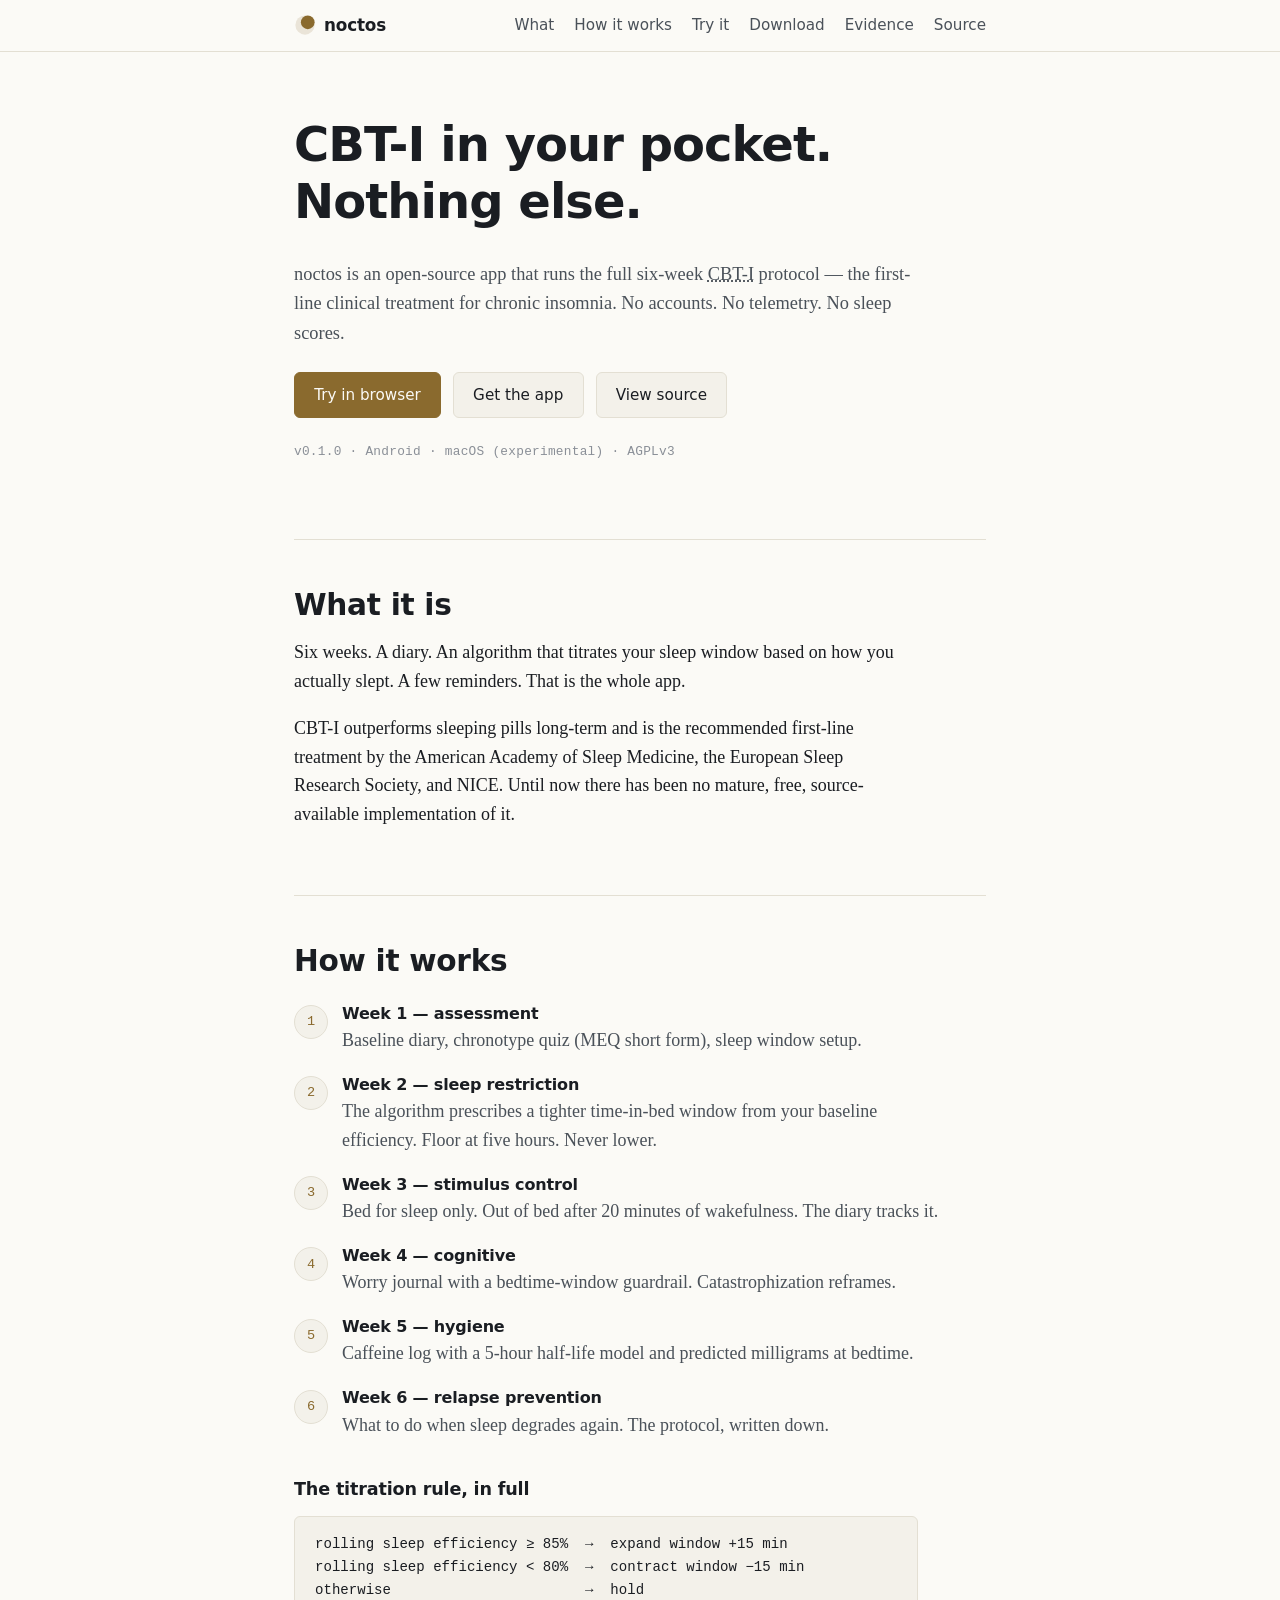
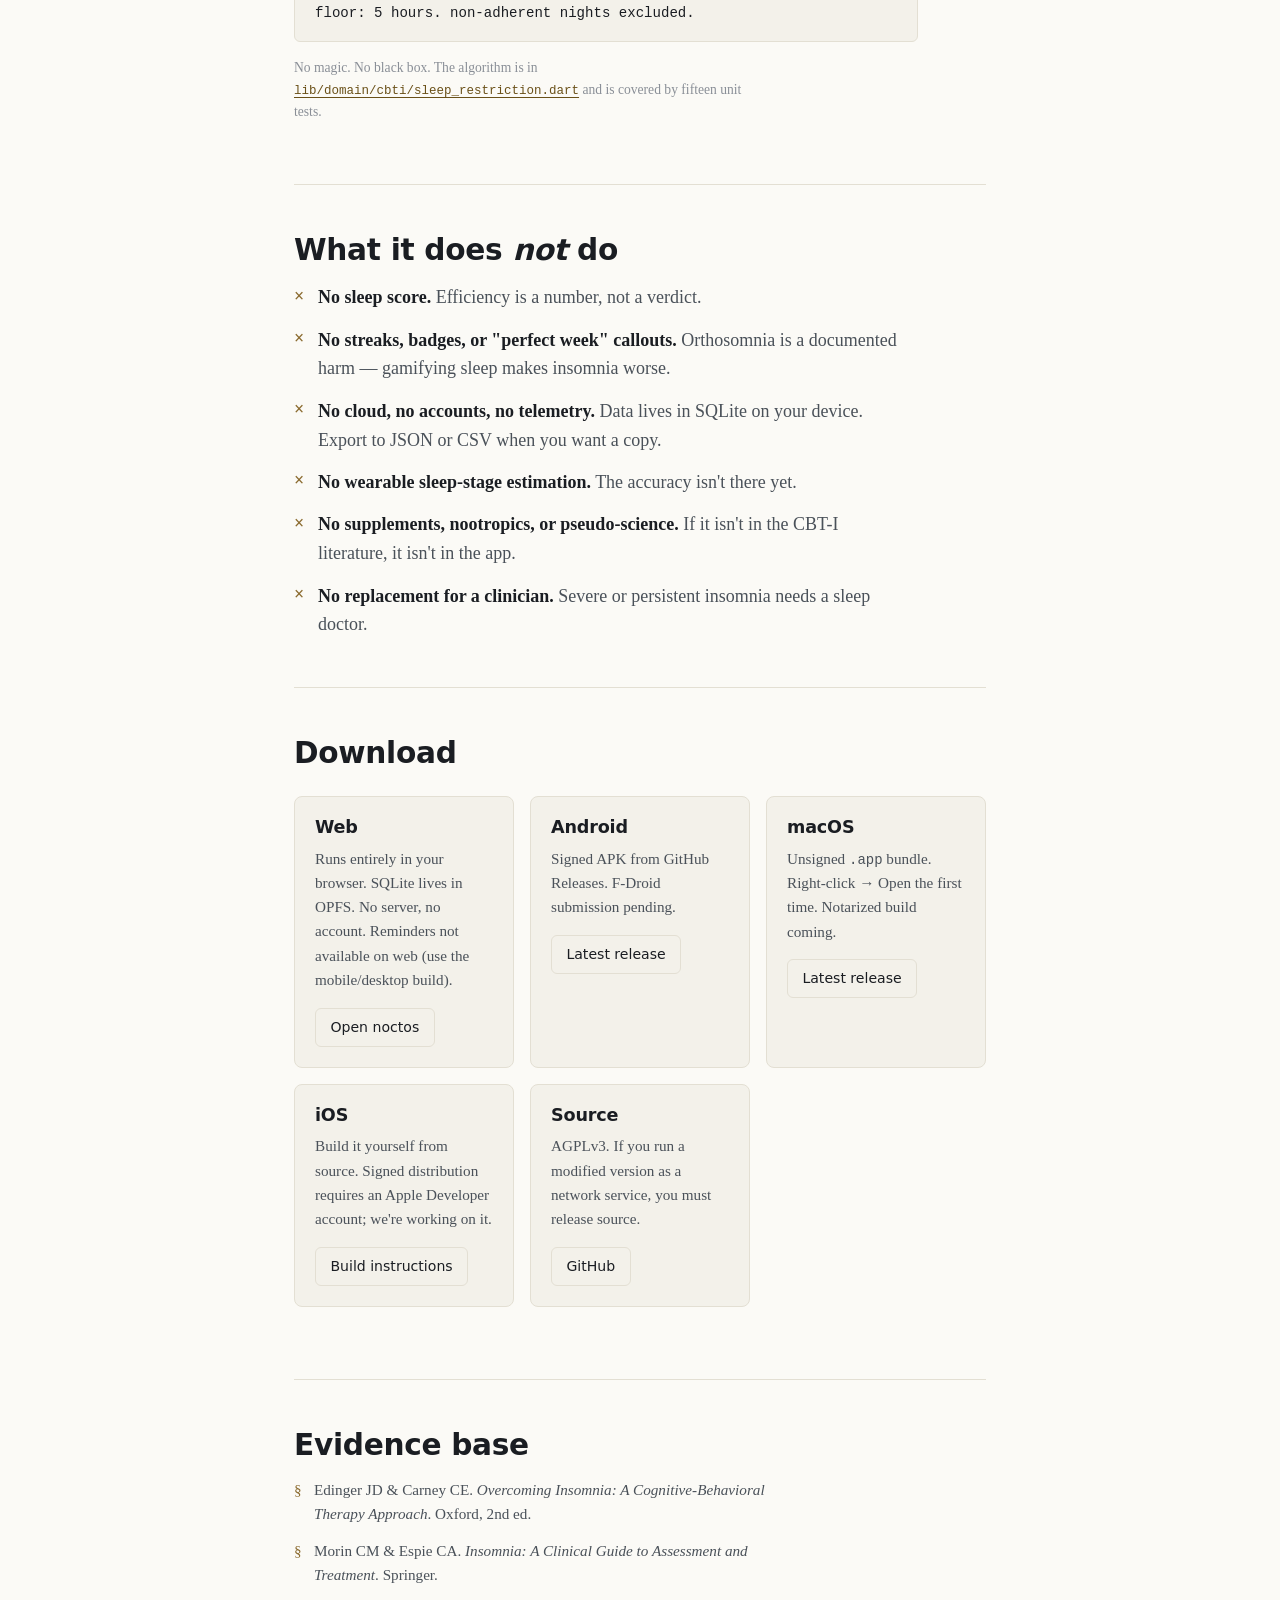
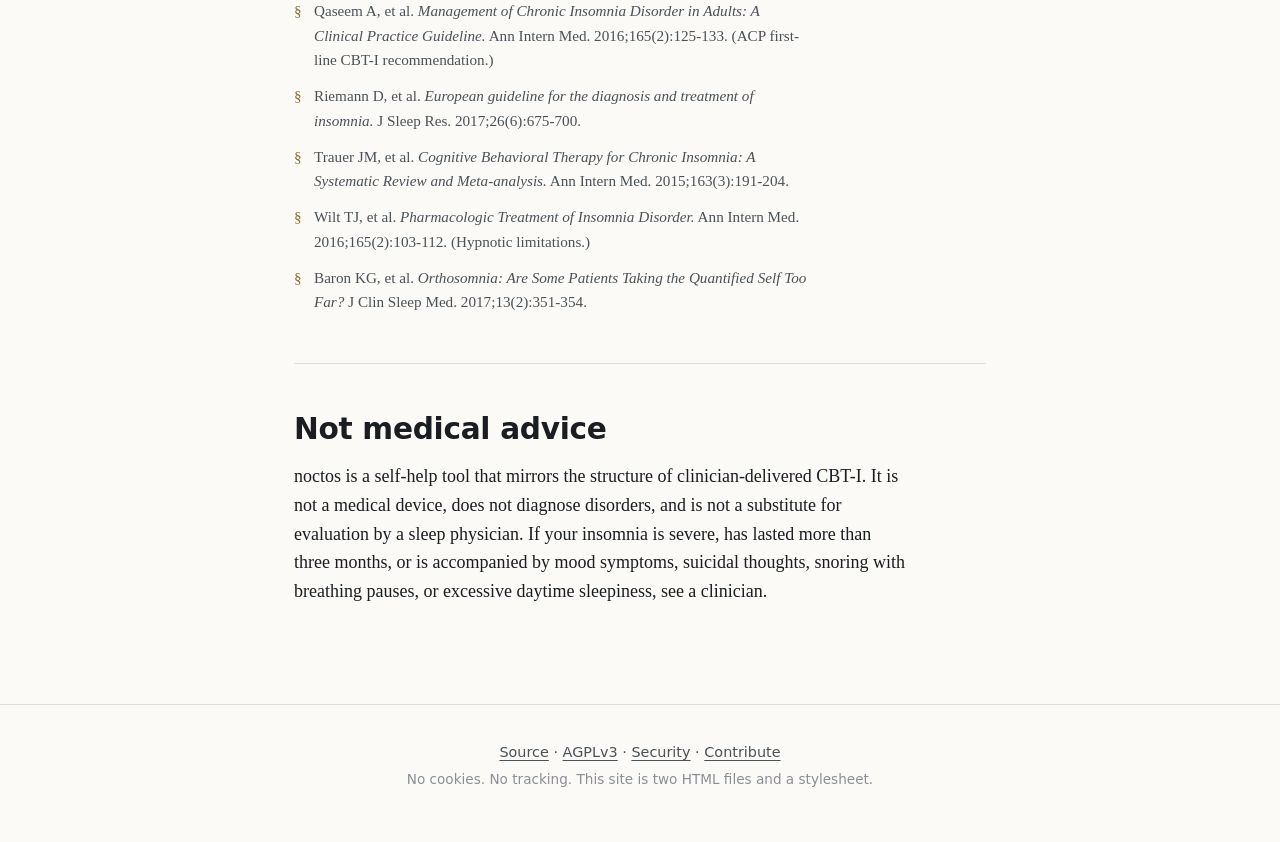
<file: site/index.html>
<!doctype html>
<html lang="en">
<head>
  <meta charset="utf-8">
  <meta name="viewport" content="width=device-width, initial-scale=1">
  <title>noctos — open-source CBT-I for insomnia</title>
  <meta name="description" content="An open-source, local-first Flutter app that implements the full 6-week CBT-I protocol. No accounts, no telemetry, no sleep scores.">
  <meta name="theme-color" content="#0b0d10">
  <meta name="color-scheme" content="dark light">

  <link rel="canonical" href="https://noctos.app/">

  <meta property="og:title" content="noctos — open-source CBT-I for insomnia">
  <meta property="og:description" content="The full 6-week CBT-I protocol. Local-first. No telemetry. AGPLv3.">
  <meta property="og:type" content="website">
  <meta property="og:url" content="https://noctos.app/">
  <meta name="twitter:card" content="summary">

  <link rel="icon" href="data:image/svg+xml,%3Csvg xmlns='http://www.w3.org/2000/svg' viewBox='0 0 32 32'%3E%3Ccircle cx='16' cy='16' r='14' fill='%230b0d10'/%3E%3Ccircle cx='20' cy='12' r='10' fill='%23e8e6e1'/%3E%3C/svg%3E">

  <link rel="stylesheet" href="styles.css">
</head>
<body>

<header>
  <nav aria-label="primary">
    <a href="/" class="brand" aria-label="noctos home">
      <svg width="22" height="22" viewBox="0 0 32 32" aria-hidden="true">
        <circle cx="16" cy="16" r="14" fill="currentColor" opacity="0.15"/>
        <circle cx="20" cy="12" r="10" fill="currentColor"/>
      </svg>
      noctos
    </a>
    <ul>
      <li><a href="#what">What</a></li>
      <li><a href="#how">How it works</a></li>
      <li><a href="/app/">Try it</a></li>
      <li><a href="#download">Download</a></li>
      <li><a href="#evidence">Evidence</a></li>
      <li><a href="https://github.com/Evoke4350/noctos" rel="noopener">Source</a></li>
    </ul>
  </nav>
</header>

<main>

<section class="hero">
  <h1>CBT-I in your pocket. Nothing else.</h1>
  <p class="lede">
    noctos is an open-source app that runs the full six-week
    <abbr title="Cognitive Behavioral Therapy for Insomnia">CBT-I</abbr>
    protocol — the first-line clinical treatment for chronic insomnia.
    No accounts. No telemetry. No sleep scores.
  </p>
  <div class="cta-row">
    <a class="cta primary" href="/app/">Try in browser</a>
    <a class="cta" href="#download">Get the app</a>
    <a class="cta" href="https://github.com/Evoke4350/noctos" rel="noopener">View source</a>
  </div>
  <p class="status">v0.1.0 · Android · macOS (experimental) · AGPLv3</p>
</section>

<section id="what">
  <h2>What it is</h2>
  <p>
    Six weeks. A diary. An algorithm that titrates your sleep window based on
    how you actually slept. A few reminders. That is the whole app.
  </p>
  <p>
    CBT-I outperforms sleeping pills long-term and is the recommended
    first-line treatment by the American Academy of Sleep Medicine,
    the European Sleep Research Society, and NICE. Until now there has been
    no mature, free, source-available implementation of it.
  </p>
</section>

<section id="how">
  <h2>How it works</h2>
  <ol class="how">
    <li>
      <h3>Week 1 — assessment</h3>
      <p>Baseline diary, chronotype quiz (MEQ short form), sleep window setup.</p>
    </li>
    <li>
      <h3>Week 2 — sleep restriction</h3>
      <p>The algorithm prescribes a tighter time-in-bed window from your baseline efficiency. Floor at five hours. Never lower.</p>
    </li>
    <li>
      <h3>Week 3 — stimulus control</h3>
      <p>Bed for sleep only. Out of bed after 20 minutes of wakefulness. The diary tracks it.</p>
    </li>
    <li>
      <h3>Week 4 — cognitive</h3>
      <p>Worry journal with a bedtime-window guardrail. Catastrophization reframes.</p>
    </li>
    <li>
      <h3>Week 5 — hygiene</h3>
      <p>Caffeine log with a 5-hour half-life model and predicted milligrams at bedtime.</p>
    </li>
    <li>
      <h3>Week 6 — relapse prevention</h3>
      <p>What to do when sleep degrades again. The protocol, written down.</p>
    </li>
  </ol>

  <h3 class="algo-h">The titration rule, in full</h3>
  <pre><code>rolling sleep efficiency ≥ 85%  →  expand window +15 min
rolling sleep efficiency &lt; 80%  →  contract window −15 min
otherwise                       →  hold
floor: 5 hours. non-adherent nights excluded.</code></pre>
  <p class="small">
    No magic. No black box. The algorithm is in
    <a href="https://github.com/Evoke4350/noctos/blob/main/lib/domain/cbti/sleep_restriction.dart" rel="noopener"><code>lib/domain/cbti/sleep_restriction.dart</code></a>
    and is covered by fifteen unit tests.
  </p>
</section>

<section id="not">
  <h2>What it does <em>not</em> do</h2>
  <ul class="not">
    <li><strong>No sleep score.</strong> Efficiency is a number, not a verdict.</li>
    <li><strong>No streaks, badges, or "perfect week" callouts.</strong> Orthosomnia is a documented harm — gamifying sleep makes insomnia worse.</li>
    <li><strong>No cloud, no accounts, no telemetry.</strong> Data lives in SQLite on your device. Export to JSON or CSV when you want a copy.</li>
    <li><strong>No wearable sleep-stage estimation.</strong> The accuracy isn't there yet.</li>
    <li><strong>No supplements, nootropics, or pseudo-science.</strong> If it isn't in the CBT-I literature, it isn't in the app.</li>
    <li><strong>No replacement for a clinician.</strong> Severe or persistent insomnia needs a sleep doctor.</li>
  </ul>
</section>

<section id="download">
  <h2>Download</h2>
  <div class="downloads">
    <article>
      <h3>Web</h3>
      <p>Runs entirely in your browser. SQLite lives in OPFS. No server, no account. Reminders not available on web (use the mobile/desktop build).</p>
      <a class="cta" href="/app/">Open noctos</a>
    </article>
    <article>
      <h3>Android</h3>
      <p>Signed APK from GitHub Releases. F-Droid submission pending.</p>
      <a class="cta" href="https://github.com/Evoke4350/noctos/releases/latest" rel="noopener">Latest release</a>
    </article>
    <article>
      <h3>macOS</h3>
      <p>Unsigned <code>.app</code> bundle. Right-click → Open the first time. Notarized build coming.</p>
      <a class="cta" href="https://github.com/Evoke4350/noctos/releases/latest" rel="noopener">Latest release</a>
    </article>
    <article>
      <h3>iOS</h3>
      <p>Build it yourself from source. Signed distribution requires an Apple Developer account; we're working on it.</p>
      <a class="cta" href="https://github.com/Evoke4350/noctos#build" rel="noopener">Build instructions</a>
    </article>
    <article>
      <h3>Source</h3>
      <p>AGPLv3. If you run a modified version as a network service, you must release source.</p>
      <a class="cta" href="https://github.com/Evoke4350/noctos" rel="noopener">GitHub</a>
    </article>
  </div>
</section>

<section id="evidence">
  <h2>Evidence base</h2>
  <ul class="refs">
    <li>Edinger JD &amp; Carney CE. <cite>Overcoming Insomnia: A Cognitive-Behavioral Therapy Approach</cite>. Oxford, 2nd ed.</li>
    <li>Morin CM &amp; Espie CA. <cite>Insomnia: A Clinical Guide to Assessment and Treatment</cite>. Springer.</li>
    <li>Qaseem A, et al. <cite>Management of Chronic Insomnia Disorder in Adults: A Clinical Practice Guideline.</cite> Ann Intern Med. 2016;165(2):125-133. (ACP first-line CBT-I recommendation.)</li>
    <li>Riemann D, et al. <cite>European guideline for the diagnosis and treatment of insomnia.</cite> J Sleep Res. 2017;26(6):675-700.</li>
    <li>Trauer JM, et al. <cite>Cognitive Behavioral Therapy for Chronic Insomnia: A Systematic Review and Meta-analysis.</cite> Ann Intern Med. 2015;163(3):191-204.</li>
    <li>Wilt TJ, et al. <cite>Pharmacologic Treatment of Insomnia Disorder.</cite> Ann Intern Med. 2016;165(2):103-112. (Hypnotic limitations.)</li>
    <li>Baron KG, et al. <cite>Orthosomnia: Are Some Patients Taking the Quantified Self Too Far?</cite> J Clin Sleep Med. 2017;13(2):351-354.</li>
  </ul>
</section>

<section id="disclaimer">
  <h2>Not medical advice</h2>
  <p>
    noctos is a self-help tool that mirrors the structure of clinician-delivered
    CBT-I. It is not a medical device, does not diagnose disorders, and is not a
    substitute for evaluation by a sleep physician. If your insomnia is severe,
    has lasted more than three months, or is accompanied by mood symptoms,
    suicidal thoughts, snoring with breathing pauses, or excessive daytime
    sleepiness, see a clinician.
  </p>
</section>

</main>

<footer>
  <p>
    <a href="https://github.com/Evoke4350/noctos" rel="noopener">Source</a> ·
    <a href="https://github.com/Evoke4350/noctos/blob/main/LICENSE" rel="noopener">AGPLv3</a> ·
    <a href="https://github.com/Evoke4350/noctos/blob/main/SECURITY.md" rel="noopener">Security</a> ·
    <a href="https://github.com/Evoke4350/noctos/blob/main/CONTRIBUTING.md" rel="noopener">Contribute</a>
  </p>
  <p class="small">No cookies. No tracking. This site is two HTML files and a stylesheet.</p>
</footer>

</body>
</html>
</file>
<file: site/styles.css>
:root {
  --bg: #0b0d10;
  --bg-elev: #14171c;
  --fg: #e8e6e1;
  --fg-dim: #9aa0a8;
  --fg-faint: #5b6168;
  --accent: #d4b483;
  --rule: #1f242b;
  --link: #c9b88f;
  --link-hover: #efdfb6;
  --max: 68ch;
  --max-wide: 84ch;
  --pad: clamp(1rem, 4vw, 2rem);
}

@media (prefers-color-scheme: light) {
  :root {
    --bg: #fbfaf6;
    --bg-elev: #f3f1ea;
    --fg: #1a1d22;
    --fg-dim: #4a5159;
    --fg-faint: #8a8f97;
    --accent: #8a6a2e;
    --rule: #e3dfd3;
    --link: #6a5018;
    --link-hover: #3a2c0a;
  }
}

* { box-sizing: border-box; }

html { -webkit-text-size-adjust: 100%; }

body {
  background: var(--bg);
  color: var(--fg);
  font-family: ui-serif, Charter, "Iowan Old Style", "Source Serif Pro", Georgia, serif;
  font-size: 18px;
  line-height: 1.6;
  margin: 0;
  text-rendering: optimizeLegibility;
  -webkit-font-smoothing: antialiased;
}

main {
  max-width: var(--max-wide);
  margin: 0 auto;
  padding: 0 var(--pad);
}

section {
  padding: 3rem 0;
  border-bottom: 1px solid var(--rule);
}

section:last-of-type { border-bottom: none; }

h1, h2, h3 {
  font-family: ui-sans-serif, system-ui, -apple-system, "Segoe UI", Roboto, sans-serif;
  font-weight: 600;
  letter-spacing: -0.01em;
  line-height: 1.2;
  margin: 0 0 0.5em;
}

h1 { font-size: clamp(2rem, 5vw, 3rem); letter-spacing: -0.02em; }
h2 { font-size: clamp(1.4rem, 3vw, 1.85rem); margin-top: 0; }
h3 { font-size: 1.1rem; margin-top: 1.5em; }

p { margin: 0 0 1em; max-width: var(--max); }

a {
  color: var(--link);
  text-decoration: underline;
  text-underline-offset: 3px;
  text-decoration-thickness: 1px;
}
a:hover { color: var(--link-hover); }
a:focus-visible {
  outline: 2px solid var(--accent);
  outline-offset: 2px;
  border-radius: 2px;
}

code, pre {
  font-family: ui-monospace, "JetBrains Mono", "SF Mono", Menlo, Consolas, monospace;
  font-size: 0.92em;
}

pre {
  background: var(--bg-elev);
  border: 1px solid var(--rule);
  border-radius: 6px;
  padding: 1rem 1.25rem;
  overflow-x: auto;
  font-size: 0.85em;
  line-height: 1.5;
  max-width: var(--max);
}

abbr { text-decoration: underline dotted; cursor: help; }

cite { font-style: italic; }

/* header */
header {
  border-bottom: 1px solid var(--rule);
  background: var(--bg);
  position: sticky;
  top: 0;
  z-index: 10;
  backdrop-filter: blur(8px);
}

nav {
  max-width: var(--max-wide);
  margin: 0 auto;
  padding: 0.75rem var(--pad);
  display: flex;
  align-items: center;
  justify-content: space-between;
  gap: 1rem;
  flex-wrap: wrap;
}

.brand {
  font-family: ui-sans-serif, system-ui, sans-serif;
  font-weight: 600;
  color: var(--fg);
  text-decoration: none;
  display: inline-flex;
  align-items: center;
  gap: 0.5rem;
  font-size: 1.05rem;
  letter-spacing: -0.01em;
}
.brand svg { color: var(--accent); }

nav ul {
  list-style: none;
  margin: 0;
  padding: 0;
  display: flex;
  gap: 1.25rem;
  flex-wrap: wrap;
  font-family: ui-sans-serif, system-ui, sans-serif;
  font-size: 0.95rem;
}
nav a { color: var(--fg-dim); text-decoration: none; }
nav a:hover { color: var(--fg); }

/* hero */
.hero { padding-top: 4rem; padding-bottom: 4rem; }
.hero h1 { margin-bottom: 0.6em; }
.lede { font-size: 1.15rem; color: var(--fg-dim); max-width: var(--max); }
.status {
  font-family: ui-monospace, monospace;
  font-size: 0.8rem;
  color: var(--fg-faint);
  margin-top: 1.5rem;
  letter-spacing: 0.02em;
}

.cta-row {
  display: flex;
  flex-wrap: wrap;
  gap: 0.75rem;
  margin: 1.5rem 0 0;
}

.cta {
  display: inline-block;
  font-family: ui-sans-serif, system-ui, sans-serif;
  font-size: 0.95rem;
  font-weight: 500;
  padding: 0.6rem 1.2rem;
  border: 1px solid var(--rule);
  border-radius: 6px;
  background: var(--bg-elev);
  color: var(--fg);
  text-decoration: none;
  transition: border-color 120ms ease;
}
.cta:hover { border-color: var(--accent); color: var(--fg); }
.cta.primary {
  background: var(--accent);
  color: var(--bg);
  border-color: var(--accent);
}
.cta.primary:hover { background: var(--link-hover); border-color: var(--link-hover); }

/* how-it-works numbered list */
ol.how {
  list-style: none;
  padding: 0;
  margin: 1.5rem 0;
  counter-reset: step;
  display: grid;
  gap: 1.25rem;
}
ol.how li {
  counter-increment: step;
  padding-left: 3rem;
  position: relative;
}
ol.how li::before {
  content: counter(step);
  position: absolute;
  left: 0;
  top: 0.1rem;
  width: 2rem;
  height: 2rem;
  border: 1px solid var(--rule);
  border-radius: 50%;
  display: flex;
  align-items: center;
  justify-content: center;
  font-family: ui-monospace, monospace;
  font-size: 0.85rem;
  color: var(--accent);
  background: var(--bg-elev);
}
ol.how h3 { margin: 0 0 0.2em; font-size: 1rem; }
ol.how p { margin: 0; color: var(--fg-dim); }

.algo-h { margin-top: 2.5rem; }

/* not-this list */
ul.not {
  list-style: none;
  padding: 0;
  margin: 0;
  display: grid;
  gap: 0.85rem;
  max-width: var(--max);
}
ul.not li {
  padding-left: 1.5rem;
  position: relative;
  color: var(--fg-dim);
}
ul.not li::before {
  content: "×";
  position: absolute;
  left: 0;
  top: -0.1rem;
  color: var(--accent);
  font-weight: 600;
}
ul.not strong { color: var(--fg); font-weight: 600; }

/* download grid */
.downloads {
  display: grid;
  grid-template-columns: repeat(auto-fit, minmax(220px, 1fr));
  gap: 1rem;
  margin: 1.5rem 0;
}
.downloads article {
  border: 1px solid var(--rule);
  border-radius: 8px;
  padding: 1.25rem;
  background: var(--bg-elev);
}
.downloads h3 { margin-top: 0; }
.downloads p { color: var(--fg-dim); font-size: 0.95rem; }
.downloads .cta { font-size: 0.88rem; padding: 0.45rem 0.9rem; }

/* refs */
ul.refs {
  list-style: none;
  padding: 0;
  margin: 0;
  display: grid;
  gap: 0.75rem;
}
ul.refs li {
  padding-left: 1.25rem;
  position: relative;
  font-size: 0.95rem;
  color: var(--fg-dim);
  max-width: var(--max);
}
ul.refs li::before {
  content: "§";
  position: absolute;
  left: 0;
  color: var(--accent);
}

.small { font-size: 0.85rem; color: var(--fg-faint); }

/* footer */
footer {
  border-top: 1px solid var(--rule);
  margin-top: 2rem;
  padding: 2rem var(--pad) 3rem;
  text-align: center;
  font-family: ui-sans-serif, system-ui, sans-serif;
  font-size: 0.9rem;
  color: var(--fg-dim);
}
footer p { margin: 0.3em auto; max-width: var(--max-wide); }
footer a { color: var(--fg-dim); }
footer a:hover { color: var(--fg); }

/* respect motion preferences — already minimal but explicit */
@media (prefers-reduced-motion: reduce) {
  * { transition: none !important; animation: none !important; }
}

/* print */
@media print {
  header, footer, .cta-row { display: none; }
  body { background: #fff; color: #000; }
  section { border-color: #ccc; }
}
</file>
